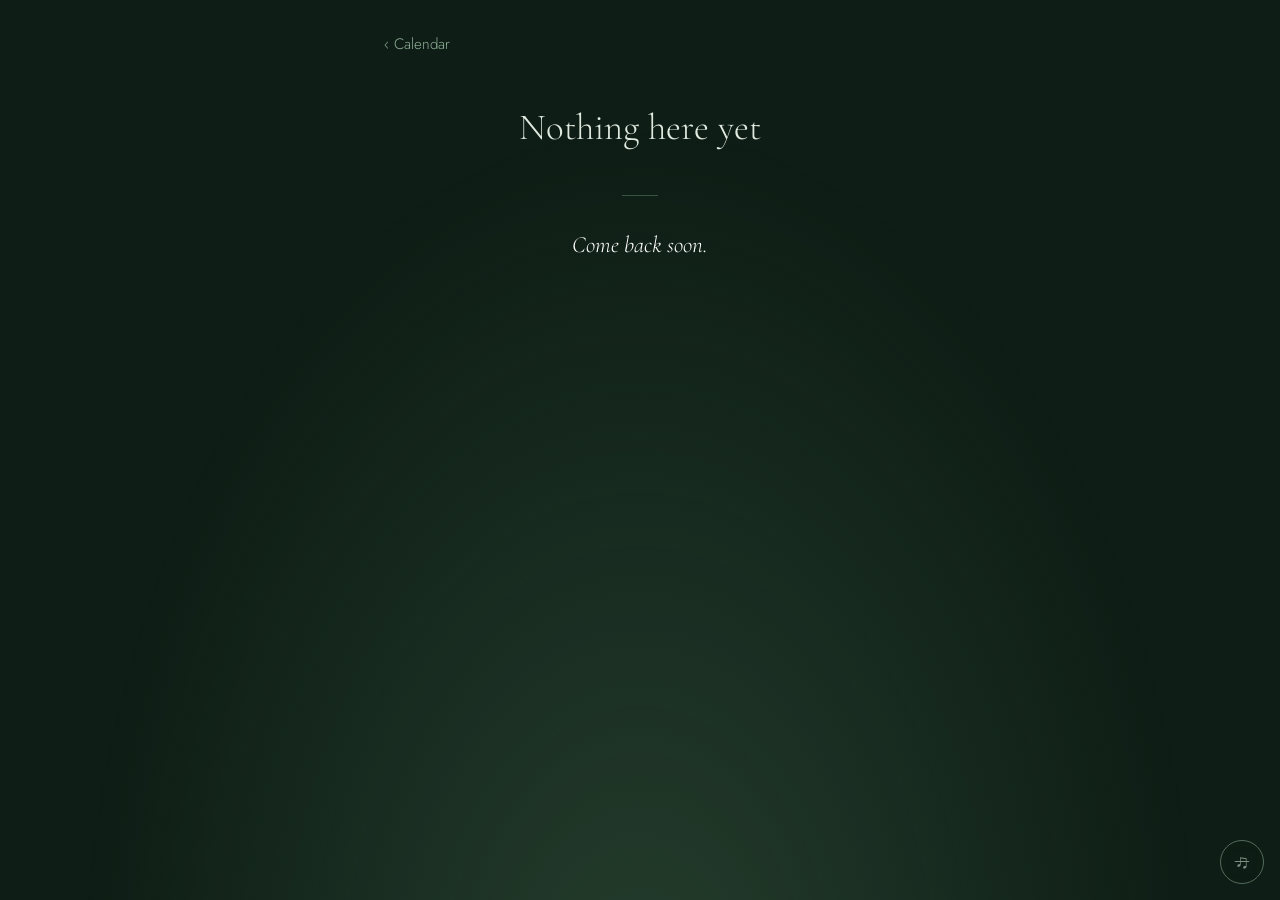
<file: day.html>
<!DOCTYPE html>
<html lang="en">
<head>
<meta charset="utf-8">
<meta name="viewport" content="width=device-width, initial-scale=1, viewport-fit=cover">
<meta name="theme-color" content="#0e1d15">
<title>Daily notes</title>
<link rel="preconnect" href="https://fonts.googleapis.com">
<link href="https://fonts.googleapis.com/css2?family=Cormorant+Garamond:ital,wght@0,300;0,500;1,300&family=Jost:wght@300;400&display=swap" rel="stylesheet">
<link rel="stylesheet" href="style.css">
<link rel="stylesheet" href="updates.css">
</head>
<body class="upage">
<main class="u-wrap">
  <a class="u-back" href="updates.html">&#8249; Calendar</a>
  <div class="note"><div class="date" id="dDate"></div></div>
  <div id="dPhotos"></div>
  <div class="note"><p id="dMsg"></p></div>
  <div class="d-nav">
    <a id="dOlder" href="#"></a>
    <a id="dNewer" href="#"></a>
  </div>
</main>
<button class="u-music off" id="uMusic" type="button" aria-label="Music on or off">&#9835;</button>

<div class="lightbox" id="lightbox" aria-hidden="true">
  <button class="lb-close" id="lbClose" type="button" aria-label="Close">&times;</button>
  <button class="lb-nav lb-prev" id="lbPrev" type="button" aria-label="Previous">&#8249;</button>
  <figure>
    <img id="lbImg" alt="">
    <figcaption id="lbCap"></figcaption>
  </figure>
  <button class="lb-nav lb-next" id="lbNext" type="button" aria-label="Next">&#8250;</button>
</div>

<script src="updates-data.js"></script>
<script src="day.js"></script>
<script src="updates-music.js"></script>
</body>
</html>
</file>
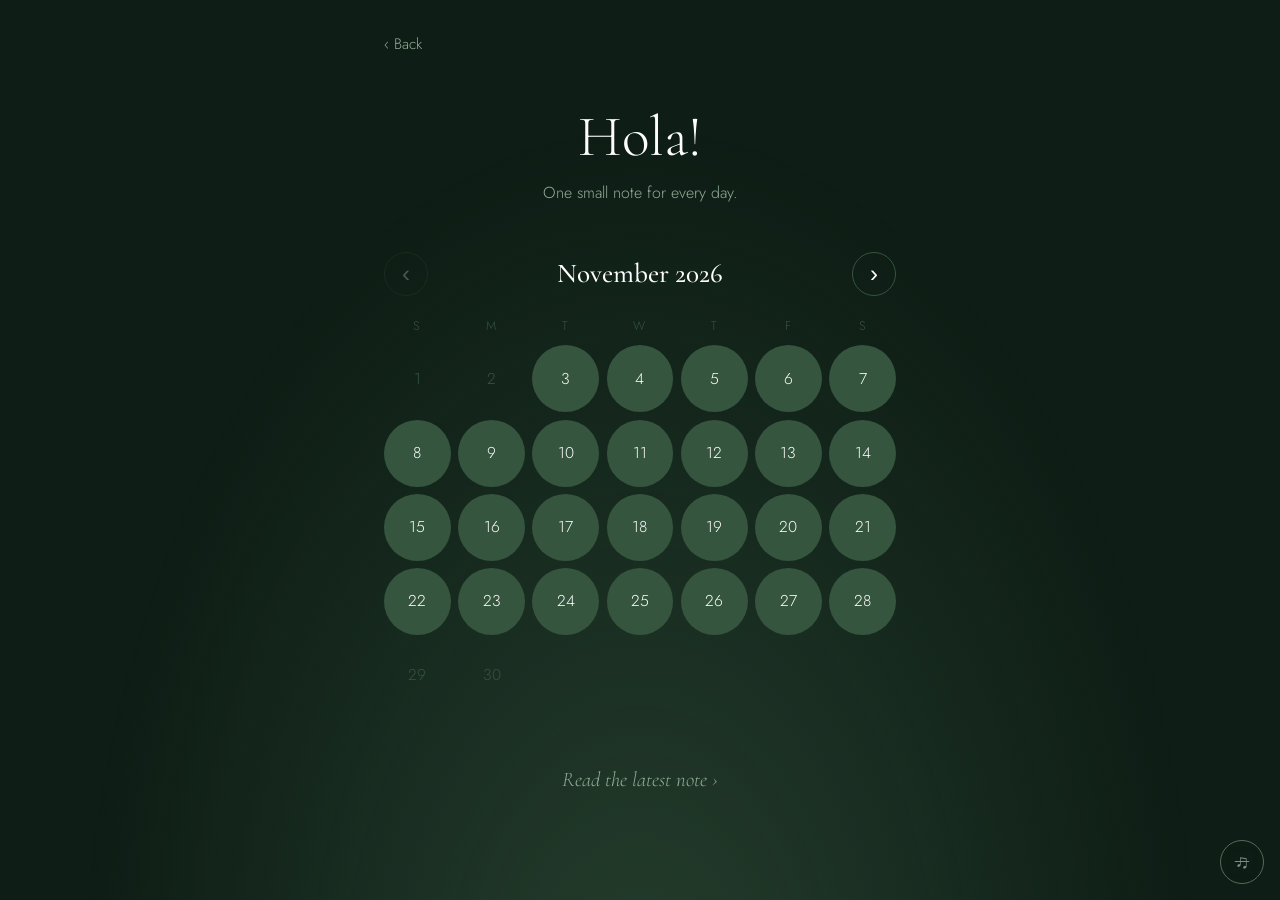
<file: updates.html>
<!DOCTYPE html>
<html lang="en">
<head>
<meta charset="utf-8">
<meta name="viewport" content="width=device-width, initial-scale=1, viewport-fit=cover">
<meta name="theme-color" content="#0e1d15">
<title>Daily notes</title>
<link rel="preconnect" href="https://fonts.googleapis.com">
<link href="https://fonts.googleapis.com/css2?family=Cormorant+Garamond:ital,wght@0,300;0,500;1,300&family=Jost:wght@300;400&display=swap" rel="stylesheet">
<link rel="stylesheet" href="style.css">
<link rel="stylesheet" href="updates.css">
</head>
<body class="upage">
<main class="u-wrap">
  <a class="u-back" href="index.html">&#8249; Back</a>
  <h1 id="uTitle"></h1>
  <p class="u-sub" id="uSub"></p>

  <div class="cal-head">
    <button class="cal-nav" id="calPrev" type="button" aria-label="Previous month">&#8249;</button>
    <h2 id="calMonth"></h2>
    <button class="cal-nav" id="calNext" type="button" aria-label="Next month">&#8250;</button>
  </div>
  <div class="cal-grid cal-dow" id="calDow"></div>
  <div class="cal-grid" id="calDays"></div>

  <a class="u-latest" id="latest" href="#"></a>
</main>
<button class="u-music off" id="uMusic" type="button" aria-label="Music on or off">&#9835;</button>

<script src="updates-data.js"></script>
<script src="calendar.js"></script>
<script src="updates-music.js"></script>
</body>
</html>
</file>
<file: style.css>
:root{
  --forest:#0e1d15; --pine:#1b3326; --moss:#35553f; --sage:#8fae96; --mist:#dfe9df; --paper:#f2f6f1;
  --serif:'Cormorant Garamond',Georgia,serif; --sans:'Jost','Helvetica Neue',Arial,sans-serif;
}
*{box-sizing:border-box;margin:0;padding:0}
html{scroll-behavior:smooth}
body{background:var(--paper);color:var(--pine);font-family:var(--sans);font-weight:300;line-height:1.7;-webkit-font-smoothing:antialiased}

/* Hero */
.hero{min-height:100svh;background:radial-gradient(ellipse at 50% 120%,var(--moss),var(--forest) 65%);color:var(--mist);display:flex;flex-direction:column;align-items:center;justify-content:center;text-align:center;padding:2rem;position:relative}
.hero h1{font-family:var(--serif);font-weight:300;font-size:clamp(2.8rem,10vw,6.5rem);line-height:1.05;letter-spacing:.01em}
.hero p{margin-top:1.4rem;max-width:30ch;color:var(--sage);font-size:1.05rem}
.hero .down{position:absolute;bottom:2rem;width:1px;height:56px;background:linear-gradient(var(--sage),transparent);animation:drip 2.4s ease-in-out infinite}
@keyframes drip{0%{transform:scaleY(0);transform-origin:top}50%{transform:scaleY(1);transform-origin:top}51%{transform-origin:bottom}100%{transform:scaleY(0);transform-origin:bottom}}

/* Memories */
main{max-width:1000px;margin:0 auto;padding:6rem 1.5rem 4rem}
.memory{display:grid;grid-template-columns:1fr 1fr;gap:clamp(1.5rem,5vw,4rem);align-items:center;margin-bottom:clamp(5rem,12vw,9rem)}
.memory:nth-child(even) .frame{order:2}
.frame{position:relative;aspect-ratio:4/5;background:var(--mist);border-radius:200px 200px 6px 6px;overflow:hidden;color:var(--moss)}
.track{display:flex;width:100%;height:100%;overflow-x:auto;scroll-snap-type:x mandatory;scrollbar-width:none;-webkit-overflow-scrolling:touch;overscroll-behavior-x:contain}
.track::-webkit-scrollbar{display:none}
.slide{flex:0 0 100%;height:100%;scroll-snap-align:center;scroll-snap-stop:always;display:flex;align-items:center;justify-content:center}
.slide img{cursor:zoom-in;-webkit-tap-highlight-color:transparent}
.dots{position:absolute;left:0;right:0;bottom:1rem;display:flex;justify-content:center;gap:.45rem;pointer-events:none}
.dots i{width:7px;height:7px;border-radius:50%;background:rgba(242,246,241,.5);transition:all .3s}
.dots i.on{background:#fff;width:20px;border-radius:4px}
.swipe{position:absolute;right:.9rem;top:50%;transform:translateY(-50%);width:34px;height:34px;border-radius:50%;border:0;background:rgba(14,29,21,.55);color:var(--mist);font-size:1.4rem;line-height:1;cursor:pointer;display:flex;align-items:center;justify-content:center;transition:opacity .4s;animation:nudge 1.8s ease-in-out 3}
.swipe.hide{opacity:0;pointer-events:none}
@keyframes nudge{0%,100%{transform:translate(0,-50%)}50%{transform:translate(-6px,-50%)}}
.arrow{position:absolute;top:50%;transform:translateY(-50%);width:34px;height:34px;border-radius:50%;border:0;background:rgba(14,29,21,.55);color:var(--mist);font-size:1.4rem;cursor:pointer;display:none;align-items:center;justify-content:center}
.arrow.l{left:.9rem}.arrow.r{right:.9rem}
@media (hover:hover) and (pointer:fine){.frame:hover .arrow{display:flex}.swipe{display:none}}
.frame img{width:100%;height:100%;object-fit:cover;display:block}
.frame .empty{font-size:.9rem;text-align:center;padding:1rem;border:1px dashed var(--sage);border-radius:6px;margin:2rem}
.note .date{color:var(--moss);font-size:.9rem;margin-bottom:.8rem}
.note h2{font-family:var(--serif);font-weight:500;font-size:clamp(1.7rem,4vw,2.4rem);line-height:1.2;margin-bottom:1rem}
.note p{font-family:var(--serif);font-style:italic;font-weight:300;font-size:clamp(1.15rem,2.6vw,1.4rem);line-height:1.6;white-space:pre-line}

/* Gallery */
.gallery{padding:2rem 1.5rem 7rem;max-width:1100px;margin:0 auto}
.gallery h2{font-family:var(--serif);font-weight:300;font-size:clamp(2rem,6vw,3.4rem);text-align:center}
.gallery .gsub{text-align:center;color:var(--moss);margin:.6rem 0 3rem}
.ggrid{columns:2;column-gap:.7rem}
@media (min-width:700px){.ggrid{columns:3;column-gap:1rem}}
@media (min-width:1000px){.ggrid{columns:4}}
.gitem{display:block;width:100%;margin:0 0 .7rem;padding:0;border:0;background:var(--mist);border-radius:6px;overflow:hidden;cursor:zoom-in;break-inside:avoid}
@media (min-width:700px){.gitem{margin-bottom:1rem}}
.gitem img{display:block;width:100%;height:auto;transition:transform .5s ease}
.gitem:hover img,.gitem:focus-visible img{transform:scale(1.04)}
.gitem:focus-visible{outline:2px solid var(--moss);outline-offset:2px}
.gitem.empty{aspect-ratio:3/4;cursor:default;border:1px dashed var(--sage);color:var(--moss);font-size:.8rem;padding:1rem;display:flex;align-items:center;justify-content:center;text-align:center}
.gitem.empty:nth-child(3n){aspect-ratio:1}

/* Zoom view */
.lightbox{position:fixed;inset:0;z-index:60;background:rgba(8,18,12,.94);display:flex;align-items:center;justify-content:center;opacity:0;visibility:hidden;transition:opacity .35s ease,visibility .35s;touch-action:pan-y}
.lightbox.open{opacity:1;visibility:visible}
.lightbox figure{max-width:94vw;max-height:92vh;text-align:center}
.lightbox img{max-width:94vw;max-height:80vh;object-fit:contain;border-radius:4px;display:block;margin:0 auto;animation:zoomIn .4s ease}
@keyframes zoomIn{from{transform:scale(.92);opacity:0}to{transform:none;opacity:1}}
.lightbox figcaption{color:var(--sage);font-family:var(--serif);font-style:italic;font-size:1.2rem;margin-top:1rem;min-height:1.5rem}
.lb-close,.lb-nav{position:absolute;background:none;border:0;color:var(--mist);cursor:pointer;line-height:1;font-family:var(--sans);font-weight:200}
.lb-close{top:.6rem;right:1rem;font-size:2.8rem;padding:.3rem .6rem}
.lb-nav{top:50%;transform:translateY(-50%);font-size:3.4rem;padding:1rem}
.lb-prev{left:.3rem}.lb-next{right:.3rem}
.lb-close:focus-visible,.lb-nav:focus-visible{outline:1px solid var(--sage)}
@media (max-width:600px){.lb-nav{font-size:2.6rem;padding:.6rem;opacity:.7}}

/* Videos */
.videos{background:var(--forest);color:var(--mist);padding:6rem 1.5rem}
.videos h2{font-family:var(--serif);font-weight:300;font-size:clamp(2rem,6vw,3.4rem);text-align:center;margin-bottom:3.5rem}
.vgrid{max-width:1000px;margin:0 auto;display:grid;grid-template-columns:repeat(auto-fit,minmax(min(100%,420px),1fr));gap:2.5rem}
.vitem video,.vitem .empty{width:100%;aspect-ratio:16/9;background:var(--pine);border-radius:6px;display:block}
.vitem .empty{display:flex;align-items:center;justify-content:center;border:1px dashed var(--moss);color:var(--sage);font-size:.9rem;text-align:center;padding:1rem}
.vitem p{margin-top:.9rem;font-family:var(--serif);font-style:italic;font-size:1.2rem;color:var(--sage)}

/* Intro gate (needed so music can start: phones only allow sound after a tap) */
.intro{position:fixed;inset:0;z-index:50;background:radial-gradient(ellipse at 50% 120%,var(--moss),var(--forest) 65%);color:var(--mist);display:flex;flex-direction:column;align-items:center;justify-content:center;text-align:center;padding:2rem;transition:opacity 1.2s ease,visibility 1.2s}
.intro.gone{opacity:0;visibility:hidden}
.intro h2{font-family:var(--serif);font-weight:300;font-size:clamp(2.2rem,8vw,4rem)}
.intro p{color:var(--sage);margin:1rem 0 2.2rem;max-width:30ch}
.intro button{font:inherit;color:var(--mist);background:transparent;border:1px solid var(--sage);border-radius:999px;padding:.85rem 2.4rem;cursor:pointer;letter-spacing:.04em;transition:background .3s}
.intro button:hover,.intro button:focus-visible{background:rgba(143,174,150,.18);outline:none}
.music{position:fixed;right:1rem;bottom:1rem;z-index:40;width:44px;height:44px;border-radius:50%;border:1px solid var(--sage);background:rgba(14,29,21,.75);color:var(--mist);font-size:1.15rem;cursor:pointer;display:none;align-items:center;justify-content:center;backdrop-filter:blur(6px)}
.music.show{display:flex}
.music.off{opacity:.55;text-decoration:line-through}

/* Long letter */
.letter{background:var(--paper);padding:clamp(5rem,12vw,8rem) 1.5rem}
.letter .page{max-width:62ch;margin:0 auto}
.letter h2{font-family:var(--serif);font-weight:500;font-size:clamp(2rem,6vw,3rem);line-height:1.15;margin-bottom:2.2rem;text-align:center}
.letter p{font-family:var(--serif);font-weight:400;font-size:clamp(1.2rem,2.8vw,1.4rem);line-height:1.85;margin-bottom:1.5rem}
.letter .sign{text-align:right;font-style:italic;color:var(--moss);margin-top:2.5rem}

/* Ending */
.end{background:var(--forest);color:var(--mist);text-align:center;padding:5rem 1.5rem 7rem}
.end p{font-family:var(--serif);font-weight:300;font-style:italic;font-size:clamp(1.4rem,4vw,2.2rem);max-width:28ch;margin:0 auto;white-space:pre-line}

/* Gentle reveal as you scroll */
.memory{opacity:0;transform:translateY(24px);transition:opacity .9s ease,transform .9s ease}
.memory.in{opacity:1;transform:none}

@media (max-width:720px){
  .memory{grid-template-columns:1fr}
  .memory:nth-child(even) .frame{order:0}
  .frame{max-width:420px;margin:0 auto;width:100%}
}
@media (prefers-reduced-motion:reduce){
  .swipe{animation:none}
  .lightbox img{animation:none}.gitem img{transition:none}
  html{scroll-behavior:auto}.hero .down{animation:none}.memory{opacity:1;transform:none;transition:none}
}
</file>
<file: updates.css>
/* Daily notes: dark green, green, white. Uses the variables from style.css */
.upage{background:var(--forest);color:#fff;min-height:100svh}
.upage::before{content:"";position:fixed;inset:0;z-index:-1;pointer-events:none;background:radial-gradient(ellipse at 50% 115%,rgba(53,85,63,.6),transparent 62%)}
.u-wrap{
  max-width:560px;margin:0 auto;
  padding:max(1.5rem,env(safe-area-inset-top)) clamp(1rem,5vw,1.5rem) max(4rem,env(safe-area-inset-bottom));
}
.u-back{display:inline-block;color:var(--sage);text-decoration:none;font-size:.95rem;padding:.5rem 0;margin-bottom:clamp(1.5rem,6vw,2.5rem)}
.u-back:hover,.u-back:focus-visible{color:#fff;outline:none}
.u-wrap h1{font-family:var(--serif);font-weight:300;font-size:clamp(2.4rem,11vw,3.6rem);line-height:1.1;text-align:center}
.u-sub{text-align:center;color:var(--sage);margin:.6rem 0 clamp(2rem,7vw,2.8rem)}

/* Calendar */
.cal-head{display:flex;align-items:center;justify-content:space-between;gap:.5rem;margin-bottom:1.2rem}
.cal-head h2{font-family:var(--serif);font-weight:500;font-size:clamp(1.3rem,5vw,1.7rem);text-align:center}
.cal-nav{flex:none;width:44px;height:44px;border-radius:50%;border:1px solid var(--moss);background:transparent;color:#fff;font-size:1.5rem;line-height:1;cursor:pointer;transition:background .3s}
.cal-nav:hover:not(:disabled),.cal-nav:focus-visible{background:var(--pine);outline:none}
.cal-nav:disabled{opacity:.25;cursor:default}
.cal-grid{display:grid;grid-template-columns:repeat(7,minmax(0,1fr));gap:clamp(.2rem,1.5vw,.45rem)}
.cal-dow{margin-bottom:.5rem}
.cal-dow span{text-align:center;color:var(--moss);font-size:.78rem;letter-spacing:.08em}
.day{aspect-ratio:1;display:flex;align-items:center;justify-content:center;border-radius:50%;font-size:clamp(.8rem,3.4vw,.98rem);color:var(--moss);text-decoration:none;border:1px solid transparent;-webkit-tap-highlight-color:transparent}
.day.has{background:var(--moss);color:#fff;cursor:pointer;transition:background .3s,transform .3s}
.day.has:focus-visible{background:var(--sage);color:var(--forest);outline:none}
@media (hover:hover){.day.has:hover{background:var(--sage);color:var(--forest);transform:scale(1.08)}}
.day.today{border-color:var(--sage);color:#fff}
.u-latest{display:block;text-align:center;margin-top:clamp(2rem,7vw,2.8rem);color:var(--sage);text-decoration:none;font-family:var(--serif);font-style:italic;font-size:clamp(1.15rem,4vw,1.3rem);padding:.5rem}
.u-latest:hover,.u-latest:focus-visible{color:#fff;outline:none}

/* Single day: date */
.upage .note{text-align:center}
.upage .note .date{font-family:var(--serif);font-weight:300;font-size:clamp(1.7rem,6.5vw,2.3rem);line-height:1.2;color:var(--mist);margin:0 0 clamp(2rem,7vw,2.8rem)}

/* Single day: one polaroid, swipe through the pictures */
.p-stack{display:flex;justify-content:center;margin-bottom:clamp(2.4rem,8vw,3.2rem)}
.polaroid{--r:-1.5deg;position:relative;width:min(88%,360px);padding:.9rem .9rem 0;background:var(--paper);border-radius:3px;box-shadow:0 18px 40px rgba(0,0,0,.45),0 2px 6px rgba(0,0,0,.3);transform:translateY(26px) rotate(var(--r));opacity:0;transition:opacity .9s ease,transform .9s ease}
.polaroid.in{opacity:1;transform:translateY(0) rotate(var(--r))}
@media (hover:hover){.polaroid.in:hover{transform:translateY(0) rotate(0deg) scale(1.01);transition:transform .4s ease}}
.polaroid .tape{position:absolute;top:-13px;left:50%;width:92px;height:26px;transform:translateX(-50%) rotate(-3deg);background:rgba(143,174,150,.78);border-left:2px dotted rgba(255,255,255,.45);border-right:2px dotted rgba(255,255,255,.45);z-index:2}
.p-win{position:relative;aspect-ratio:4/5;background:var(--mist);overflow:hidden;border-radius:2px;color:var(--moss)}
.p-track{display:flex;width:100%;height:100%;overflow-x:auto;scroll-snap-type:x mandatory;scrollbar-width:none;-webkit-overflow-scrolling:touch;overscroll-behavior-x:contain}
.p-track::-webkit-scrollbar{display:none}
.p-slide{flex:0 0 100%;height:100%;scroll-snap-align:center;scroll-snap-stop:always;display:flex;align-items:center;justify-content:center;cursor:zoom-in;-webkit-tap-highlight-color:transparent}
.p-slide img{width:100%;height:100%;object-fit:cover;display:block}
.p-slide img.fit{object-fit:contain}
.p-slide .empty{font-size:.8rem;text-align:center;padding:1rem;border:1px dashed var(--sage);border-radius:6px;margin:1.2rem;overflow-wrap:anywhere}
.p-arrow,.p-hint{position:absolute;top:50%;transform:translateY(-50%);width:34px;height:34px;border-radius:50%;border:0;background:rgba(14,29,21,.55);color:var(--mist);font-size:1.4rem;line-height:1;cursor:pointer;align-items:center;justify-content:center;transition:opacity .4s}
.p-arrow{display:none}
.p-arrow.l{left:.6rem}.p-arrow.r{right:.6rem}
.p-hint{display:flex;right:.6rem;animation:pnudge 1.8s ease-in-out 3}
.p-hint.hide{opacity:0;pointer-events:none}
@keyframes pnudge{0%,100%{transform:translate(0,-50%)}50%{transform:translate(-6px,-50%)}}
@media (hover:hover) and (pointer:fine){.p-win:hover .p-arrow{display:flex}.p-hint{display:none}}
.p-dots{display:flex;justify-content:center;gap:.4rem;padding-top:.8rem;pointer-events:none}
.p-dots i{width:6px;height:6px;border-radius:50%;background:var(--sage);opacity:.55;transition:all .3s}
.p-dots i.on{width:18px;border-radius:4px;background:var(--pine);opacity:1}
.polaroid figcaption{text-align:center;padding:.8rem 0 1.2rem;font-family:var(--serif);font-style:italic;font-size:1.3rem;line-height:1.3;color:var(--moss);min-height:3.2rem}
@media (prefers-reduced-motion:reduce){.polaroid{opacity:1;transform:rotate(var(--r));transition:none}.p-hint{animation:none}}

/* Single day: message */
.upage .note p{font-family:var(--serif);font-style:italic;font-weight:300;font-size:clamp(1.2rem,4.2vw,1.45rem);line-height:1.75;color:#fff;white-space:pre-line;overflow-wrap:anywhere}
.upage .note p::before{content:"";display:block;width:36px;height:1px;background:var(--moss);margin:0 auto 1.8rem}
.d-nav{display:flex;justify-content:space-between;gap:1rem;margin-top:3rem}
.d-nav a{color:var(--sage);text-decoration:none;font-family:var(--serif);font-style:italic;font-size:clamp(1.05rem,3.8vw,1.2rem);padding:.5rem 0}
.d-nav a:hover,.d-nav a:focus-visible{color:#fff;outline:none}

/* Floating button on the main page (music button stays bottom-right) */
.fab{position:fixed;left:max(1rem,env(safe-area-inset-left));bottom:max(1rem,env(safe-area-inset-bottom));z-index:40;display:flex;align-items:center;gap:.55rem;height:44px;padding:0 1.1rem 0 .95rem;border-radius:999px;border:1px solid var(--sage);background:rgba(14,29,21,.78);color:var(--mist);text-decoration:none;font-size:.92rem;letter-spacing:.03em;backdrop-filter:blur(6px);-webkit-backdrop-filter:blur(6px);-webkit-tap-highlight-color:transparent;transition:background .3s,transform .3s}
.fab:hover,.fab:focus-visible{background:var(--pine);outline:none}
.fab:active{transform:scale(.96)}
@media (max-width:360px){.fab{padding:0 .9rem 0 .8rem;font-size:.85rem}}

/* Music button on the updates pages */
.u-music{position:fixed;right:max(1rem,env(safe-area-inset-right));bottom:max(1rem,env(safe-area-inset-bottom));z-index:40;width:44px;height:44px;border-radius:50%;border:1px solid var(--sage);background:rgba(14,29,21,.78);color:var(--mist);font-size:1.2rem;cursor:pointer;backdrop-filter:blur(6px);-webkit-backdrop-filter:blur(6px);transition:background .3s,opacity .3s}
.u-music:hover,.u-music:focus-visible{background:var(--pine);outline:none}
.u-music.off{opacity:.55;text-decoration:line-through}
</file>
